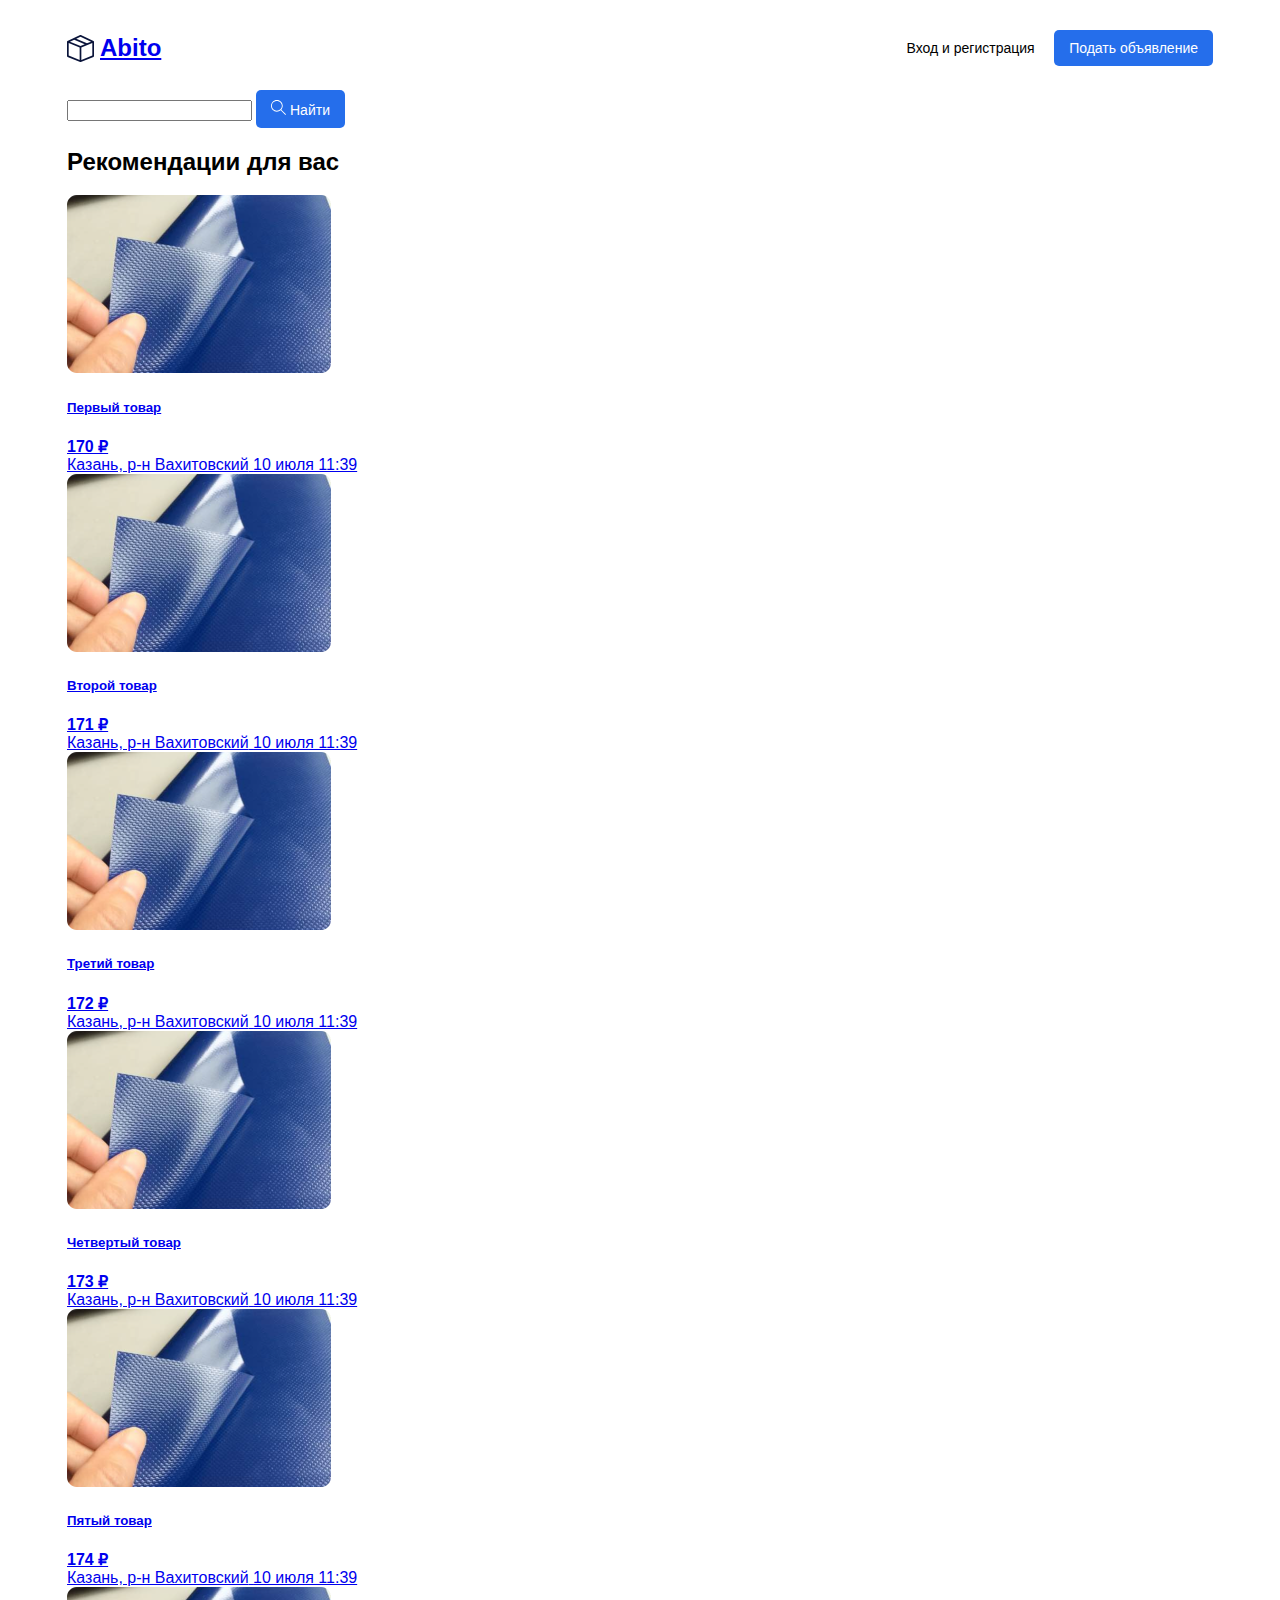
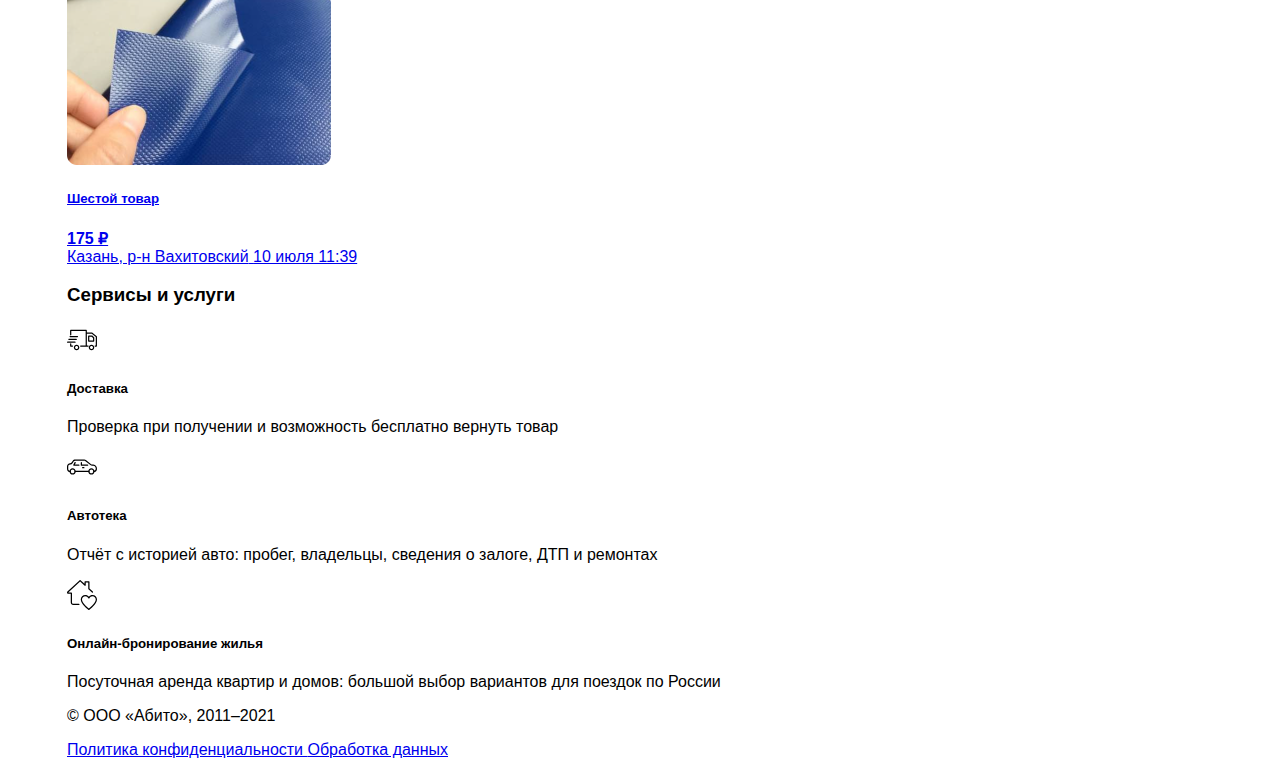
<file: index.html>
<!DOCTYPE html>
<html lang="en">

<head>
    <meta charset="UTF-8">
    <meta name="viewport" content="width=device-width, initial-scale=1.0">
    <link rel="stylesheet" href="./style.css">
    <script src="./script.js" defer></script>
    <title>Abito</title>
</head>

<body>
    <header class="header">
        <div class="container">
            <div class="header-box">
                <a href="/" class="header-logo">
                    <img src="./image/logo.svg" alt="logo">
                    <span>Abito</span>
                </a>
                <div class="header-controls">
                    <button class="btn btn-outline">Вход и регистрация</button>
                    <button class="btn btn-primary">Подать объявление</button>
                </div>
                <div class="header-burger">
                    <img src="./image/burger.svg" alt="burger">
                </div>
            </div>
        </div>
    </header>

    <main>
        <section class="search">
            <div class="container">
                <div class="search-box">
                    <input type="text">
                    <button class="btn btn-primary search-btn">
                        <img class="search-btn_icon" src="./image/search.svg" alt="search">
                        <span class="search-btn_text">Найти</span>
                    </button>
                </div>
            </div>
        </section>

        <section class="content">
            <div class="container">
                <div class="content-box">
                    <div class="content-main">
                        <h2 class="content-main__title">Рекомендации для вас</h2>

                        <div class="content-main__list">
                            <!-- <a href="/product.html" class="content-main__list-item">
                                <div class="content-main__list-item--img">
                                    <img src="./image/card-img.png" alt="card-img">
                                </div>
                                <h5 class="content-main__list-item--title">
                                    Пвх материал 2й сорт
                                </h5>
                                <strong class="content-main__list-item--price">
                                    170 ₽
                                </strong>

                                <div class="content-main__list-item--desc-box">
                                    <span class="content-main__list-item--desc">
                                        Казань, р-н Вахитовский
                                    </span>
                                    <span class="content-main__list-item--desc">
                                        10 июля 11:39
                                    </span>
                                </div>
                            </a>

                            <a href="/product.html" class="content-main__list-item">
                                <div class="content-main__list-item--img">
                                    <img src="./image/card-img.png" alt="card-img">
                                </div>
                                <h5 class="content-main__list-item--title">
                                    Пвх материал 2й сорт
                                </h5>
                                <strong class="content-main__list-item--price">
                                    170 ₽
                                </strong>

                                <div class="content-main__list-item--desc-box">
                                    <span class="content-main__list-item--desc">
                                        Казань, р-н Вахитовский
                                    </span>
                                    <span class="content-main__list-item--desc">
                                        10 июля 11:39
                                    </span>
                                </div>
                            </a>

                            <a href="/product.html" class="content-main__list-item">
                                <div class="content-main__list-item--img">
                                    <img src="./image/card-img.png" alt="card-img">
                                </div>
                                <h5 class="content-main__list-item--title">
                                    Пвх материал 2й сорт
                                </h5>
                                <strong class="content-main__list-item--price">
                                    170 ₽
                                </strong>

                                <div class="content-main__list-item--desc-box">
                                    <span class="content-main__list-item--desc">
                                        Казань, р-н Вахитовский
                                    </span>
                                    <span class="content-main__list-item--desc">
                                        10 июля 11:39
                                    </span>
                                </div>
                            </a>

                            <a href="/product.html" class="content-main__list-item">
                                <div class="content-main__list-item--img">
                                    <img src="./image/card-img.png" alt="card-img">
                                </div>
                                <h5 class="content-main__list-item--title">
                                    Пвх материал 2й сорт
                                </h5>
                                <strong class="content-main__list-item--price">
                                    170 ₽
                                </strong>

                                <div class="content-main__list-item--desc-box">
                                    <span class="content-main__list-item--desc">
                                        Казань, р-н Вахитовский
                                    </span>
                                    <span class="content-main__list-item--desc">
                                        10 июля 11:39
                                    </span>
                                </div>
                            </a>

                            <a href="/product.html" class="content-main__list-item">
                                <div class="content-main__list-item--img">
                                    <img src="./image/card-img.png" alt="card-img">
                                </div>
                                <h5 class="content-main__list-item--title">
                                    Пвх материал 2й сорт
                                </h5>
                                <strong class="content-main__list-item--price">
                                    170 ₽
                                </strong>

                                <div class="content-main__list-item--desc-box">
                                    <span class="content-main__list-item--desc">
                                        Казань, р-н Вахитовский
                                    </span>
                                    <span class="content-main__list-item--desc">
                                        10 июля 11:39
                                    </span>
                                </div>
                            </a>

                            <a href="/product.html" class="content-main__list-item">
                                <div class="content-main__list-item--img">
                                    <img src="./image/card-img.png" alt="card-img">
                                </div>
                                <h5 class="content-main__list-item--title">
                                    Пвх материал 2й сорт
                                </h5>
                                <strong class="content-main__list-item--price">
                                    170 ₽
                                </strong>

                                <div class="content-main__list-item--desc-box">
                                    <span class="content-main__list-item--desc">
                                        Казань, р-н Вахитовский
                                    </span>
                                    <span class="content-main__list-item--desc">
                                        10 июля 11:39
                                    </span>
                                </div>
                            </a> -->

                        </div>

                    </div>
                    <div class="content-side">
                        <h3 class="content-side__title">Сервисы и услуги</h3>

                        <div class="content-side__box">
                            <div class="content-side__list">
                                <div class="content-side__list-item">
                                    <img class="content-side__list-item--img" src="./image/side-info-1.svg"
                                        alt="side-info-1">
                                    <h5 class="content-side__list-item--title">Доставка</h5>
                                    <p class="content-side__list-item--text">
                                        Проверка при получении и возможность бесплатно вернуть товар
                                    </p>

                                </div>

                                <div class="content-side__list-item">
                                    <img class="content-side__list-item--img" src="./image/side-info-2.svg"
                                        alt="side-info-2">
                                    <h5 class="content-side__list-item--title">Автотека</h5>
                                    <p class="content-side__list-item--text">
                                        Отчёт с историей авто: пробег, владельцы, сведения о залоге, ДТП и ремонтах
                                    </p>

                                </div>

                                <div class="content-side__list-item">
                                    <img class="content-side__list-item--img" src="./image/side-info-3.svg"
                                        alt="side-info-3">
                                    <h5 class="content-side__list-item--title">Онлайн-бронирование жилья</h5>
                                    <p class="content-side__list-item--text">
                                        Посуточная аренда квартир и домов: большой выбор вариантов для поездок по
                                        России
                                    </p>

                                </div>

                            </div>

                            <div class="content-side__footer">
                                <p class="content-side__footer--item">
                                    © ООО «Абито», 2011–2021
                                </p>
                                <a href="#" class="content-side__footer--item">
                                    Политика конфиденциальности
                                </a>
                                <a href="#" class="content-side__footer--item">
                                    Обработка данных
                                </a>

                            </div>

                        </div>

                    </div>
                </div>
            </div>
        </section>

    </main>

</body>

</html>
</file>
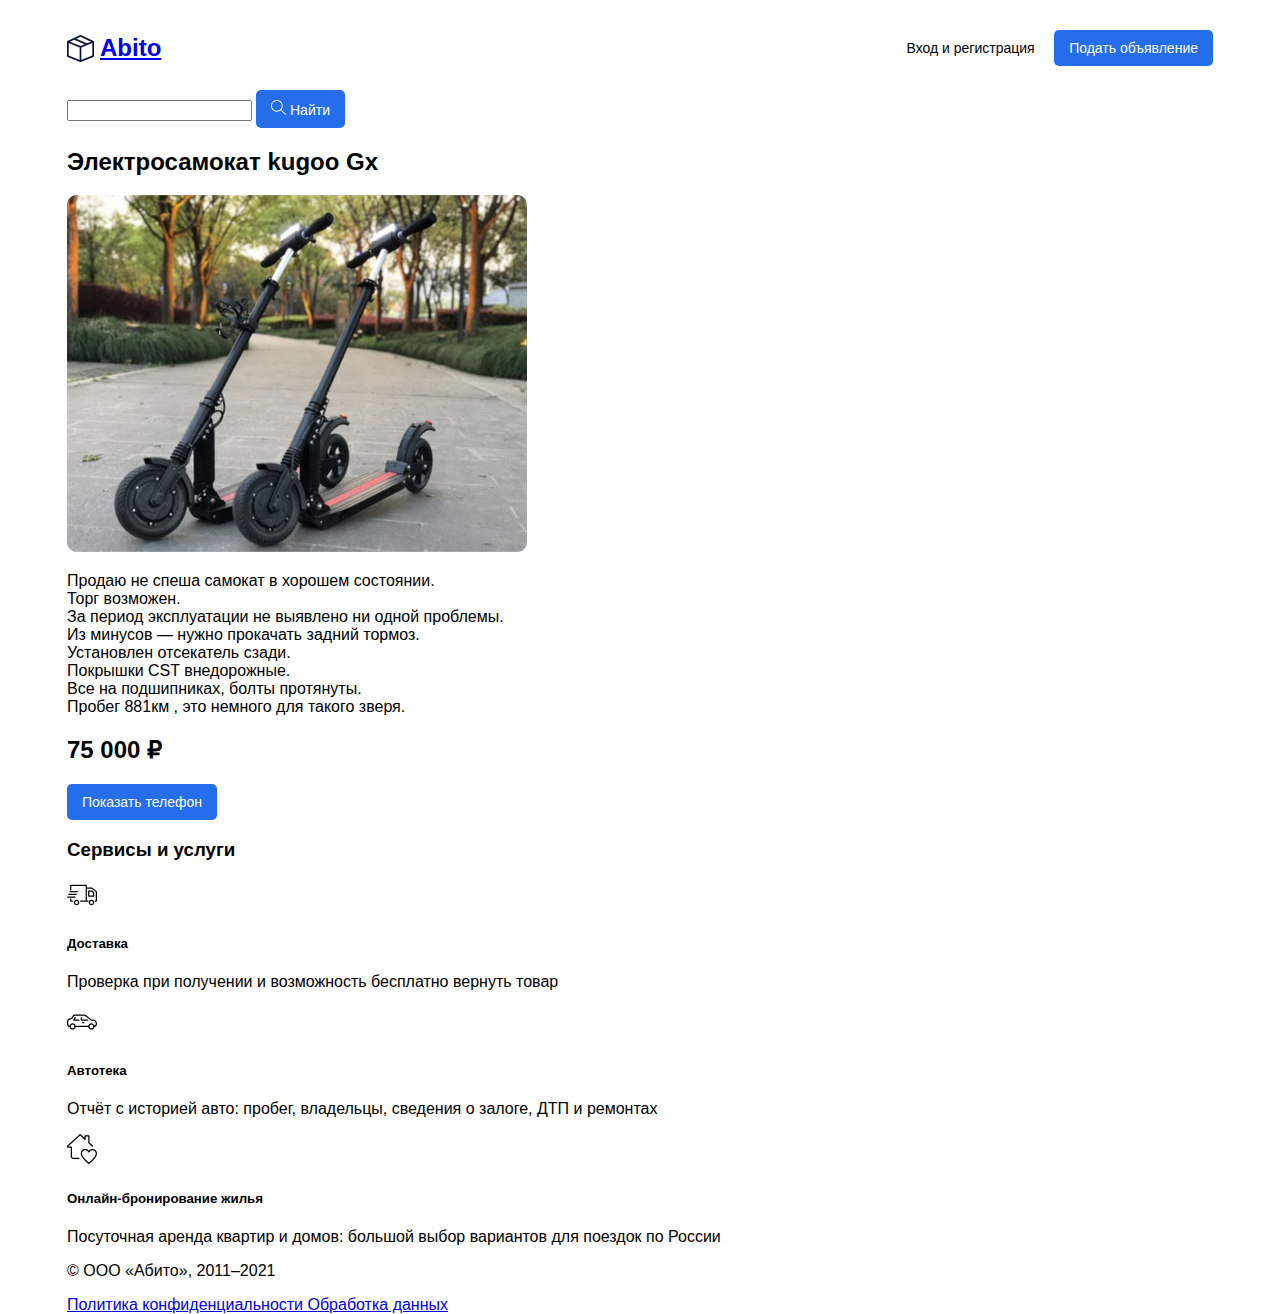
<file: product.html>
<!DOCTYPE html>
<html lang="en">

<head>
    <meta charset="UTF-8">
    <meta name="viewport" content="width=device-width, initial-scale=1.0">
    <link rel="stylesheet" href="./style.css">
    <title>Abito</title>
</head>

<body>
    <header class="header">
        <div class="container">
            <div class="header-box">
                <a href="/" class="header-logo">
                    <img src="./image/logo.svg" alt="logo">
                    <span>Abito</span>
                </a>
                <div class="header-controls">
                    <button class="btn btn-outline">Вход и регистрация</button>
                    <button class="btn btn-primary">Подать объявление</button>
                </div>
                <div class="header-burger">
                    <img src="./image/burger.svg" alt="burger">
                </div>
            </div>
        </div>
    </header>

    <main>
        <section class="search">
            <div class="container">
                <div class="search-box">
                    <input type="text">
                    <button class="btn btn-primary search-btn">
                        <img class="search-btn_icon" src="./image/search.svg" alt="search">
                        <span class="search-btn_text">Найти</span>
                    </button>
                </div>
            </div>
        </section>

        <section class="content">
            <div class="container">
                <div class="content-box">
                    <div class="content-product">
                        <div class="content-product__left">
                            <h2 class="content-product__title">Электросамокат kugoo Gx</h2>
                            <img class="content-product__img" src="./image/product-img.jpg" alt="product-img">
                            <p class="content-product__text">
                                Продаю не спеша самокат в хорошем состоянии.<br>
                                Торг возможен.<br>
                                За период эксплуатации не выявлено ни одной проблемы.<br>
                                Из минусов — нужно прокачать задний тормоз.<br>
                                Установлен отсекатель сзади.<br>
                                Покрышки CST внедорожные.<br>
                                Все на подшипниках, болты протянуты.<br>
                                Пробег 881км , это немного для такого зверя.<br>
                            </p>
                        </div>
                        <div class="content-product__right">
                            <h2 product-imgprice">75 000 ₽</h2>
                            <button class="btn btn-primary btn-large">Показать телефон</button>

                        </div>

                    </div>


                    <div class="content-side">
                        <h3 class="content-side__title">Сервисы и услуги</h3>

                        <div class="content-side__box">
                            <div class="content-side__list">
                                <div class="content-side__list-item">
                                    <img class="content-side__list-item--img" src="./image/side-info-1.svg"
                                        alt="side-info-1">
                                    <h5 class="content-side__list-item--title">Доставка</h5>
                                    <p class="content-side__list-item--text">
                                        Проверка при получении и возможность бесплатно вернуть товар
                                    </p>

                                </div>

                                <div class="content-side__list-item">
                                    <img class="content-side__list-item--img" src="./image/side-info-2.svg"
                                        alt="side-info-2">
                                    <h5 class="content-side__list-item--title">Автотека</h5>
                                    <p class="content-side__list-item--text">
                                        Отчёт с историей авто: пробег, владельцы, сведения о залоге, ДТП и ремонтах
                                    </p>

                                </div>

                                <div class="content-side__list-item">
                                    <img class="content-side__list-item--img" src="./image/side-info-3.svg"
                                        alt="side-info-3">
                                    <h5 class="content-side__list-item--title">Онлайн-бронирование жилья</h5>
                                    <p class="content-side__list-item--text">
                                        Посуточная аренда квартир и домов: большой выбор вариантов для поездок по России
                                    </p>

                                </div>

                            </div>

                            <div class="content-side__footer">
                                <p class="content-side__footer--item">
                                    © ООО «Абито», 2011–2021
                                </p>
                                <a href="#" class="content-side__footer--item">
                                    Политика конфиденциальности
                                </a>
                                <a href="#" class="content-side__footer--item">
                                    Обработка данных
                                </a>

                            </div>

                        </div>

                    </div>
                </div>
            </div>
        </section>

    </main>

</body>

</html>
</file>
<file: style.css>
* {
    box-sizing: border-box;
}

body {
    margin: 0;
    font-family: sans-serif;
}

.container {
    width: 100%;
    max-width: 1170px;
    padding: 0 12px;
    margin: 0 auto;
}

.btn {
    line-height: 16px;
    font-size: 14px;
    font-weight: 400;
    padding: 10px 15px;
    border-radius: 5px;
    border: none;
    cursor: pointer;
}

.btn-outline {
    background-color: transparent;
}

.btn-primary {
    background-color: rgba(37, 110, 235, 1);
    color: rgba(255, 255, 255, 1);
}


.header {
    padding-top: 30px;
    padding-bottom: 24px;
}

.header-box {
    display: flex;
    justify-content: space-between;
    align-items: center;
}

.header-logo {
    display: flex;
    justify-content: flex-start;
    align-items: center;
}

.header-logo span {
    line-height: 28px;
    font-size: 24px;
    font-weight: 700;
    margin-left: 6px;
}

.header-burger {
    width: 30px;
    height: 19px;
    display: none;
}

@media (max-width: 1200px) {
    .container {
        max-width: 930px;
    }
}

@media (max-width: 991px) {
    .container {
        max-width: 730px;
    }
}

@media (max-width: 786px) {
    .container {
        max-width: 100%;
    }

    .header-burger {
        display: block;
    }

    .header-controls {
        display: none;
    }
}
</file>
